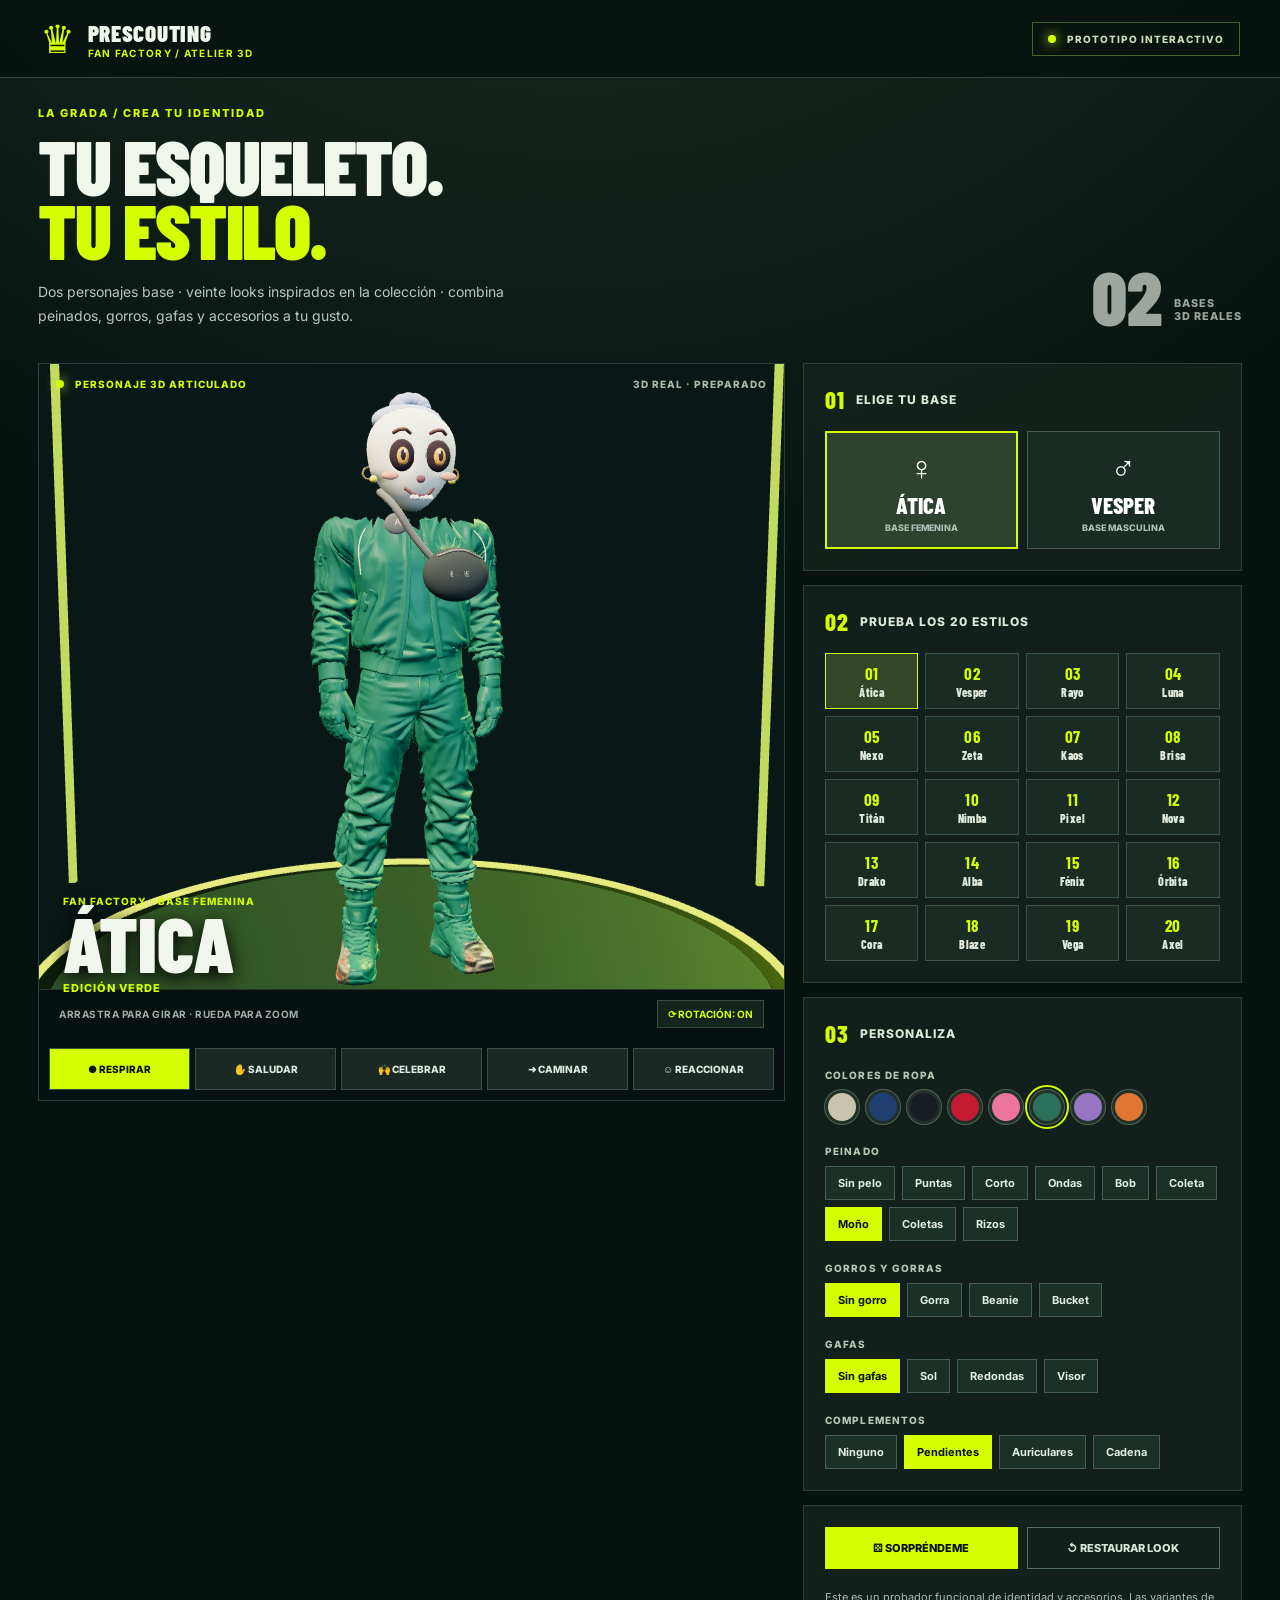
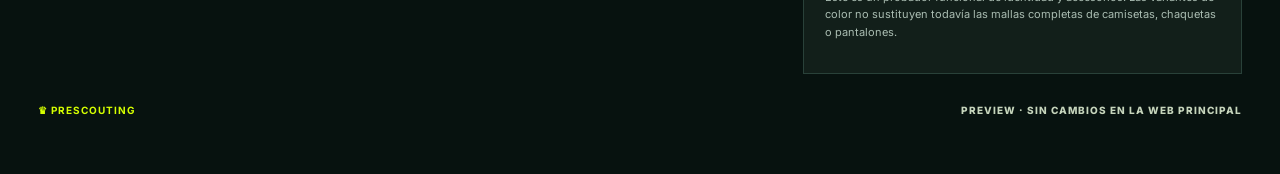
<file: customizador/index.html>
<!doctype html>
<html lang="es"><head><meta charset="UTF-8"><meta name="viewport" content="width=device-width,initial-scale=1.0,viewport-fit=cover"><title>PRESCOUTING | FAN FACTORY — Personaliza tu fan</title>
<link rel="preconnect" href="https://fonts.googleapis.com"><link rel="preconnect" href="https://fonts.gstatic.com" crossorigin><link href="https://fonts.googleapis.com/css2?family=Barlow+Condensed:wght@500;600;700;800;900&family=Inter:wght@400;500;600;700;800&display=swap" rel="stylesheet">
<link rel="stylesheet" href="./studio.css"></head><body>
<header><div class="brand"><span class="emblem">♛</span><div><strong>PRESCOUTING</strong><small>FAN FACTORY / ATELIER 3D</small></div></div><span class="status"><i></i> PROTOTIPO INTERACTIVO</span></header>
<main><section class="intro"><div><div class="eyebrow">LA GRADA / CREA TU IDENTIDAD</div><h1>TU ESQUELETO.<br><em>TU ESTILO.</em></h1><p>Dos personajes base · veinte looks inspirados en la colección · combina peinados, gorros, gafas y accesorios a tu gusto.</p></div><div class="counter"><span>02</span><small>BASES<br>3D REALES</small></div></section>
<div class="layout"><section class="stage"><div class="stagebar"><span><i class="live"></i> PERSONAJE 3D ARTICULADO</span><span id="loading">CARGANDO ÁTICA…</span></div><canvas id="canvas"></canvas>
<div class="characterStamp"><span id="stampNum">PERSONAJE 01 / 02</span><strong id="stampName">ÁTICA</strong><small id="stampLook">EDICIÓN MARFIL</small></div>
<div class="stageHints"><span>ARRASTRA PARA GIRAR · RUEDA PARA ZOOM</span><button id="spin" type="button">⟳ ROTACIÓN: ON</button></div>
<div class="actions"><button data-action="Idle" class="on">● RESPIRAR</button><button data-action="Wave">✋ SALUDAR</button><button data-action="Cheer">🙌 CELEBRAR</button><button data-action="Walk">➜ CAMINAR</button><button data-action="Laugh">☺ REACCIONAR</button></div>
</section><aside class="side"><div class="panel"><div class="sectionhead"><b>01</b><span>ELIGE TU BASE</span></div><div class="bases"><button type="button" data-base="atica" class="selected"><span>♀</span><strong>ÁTICA</strong><small>BASE FEMENINA</small></button><button type="button" data-base="vesper"><span>♂</span><strong>VESPER</strong><small>BASE MASCULINA</small></button></div></div>
<div class="panel"><div class="sectionhead"><b>02</b><span>PRUEBA LOS 20 ESTILOS</span></div><div id="presets" class="presets"></div></div>
<div class="panel"><div class="sectionhead"><b>03</b><span>PERSONALIZA</span></div>
<label for="outfit">COLORES DE ROPA</label><div class="swatches" id="outfits"></div>
<label for="hair">PEINADO</label><div id="hairs" class="options"></div>
<label for="hat">GORROS Y GORRAS</label><div id="hats" class="options"></div>
<label for="eyewear">GAFAS</label><div id="eyewear" class="options"></div>
<label for="accessory">COMPLEMENTOS</label><div id="accessories" class="options"></div></div>
<div class="panel footer-panel"><button type="button" id="random">⚄ SORPRÉNDEME</button><button type="button" id="reset">↺ RESTAURAR LOOK</button><p>Este es un probador funcional de identidad y accesorios. Las variantes de color no sustituyen todavía las mallas completas de camisetas, chaquetas o pantalones.</p></div></aside></div>
<footer><strong>♛ PRESCOUTING</strong><span>PREVIEW · SIN CAMBIOS EN LA WEB PRINCIPAL</span></footer></main><script type="module" src="./studio.js"></script></body></html>
</file>
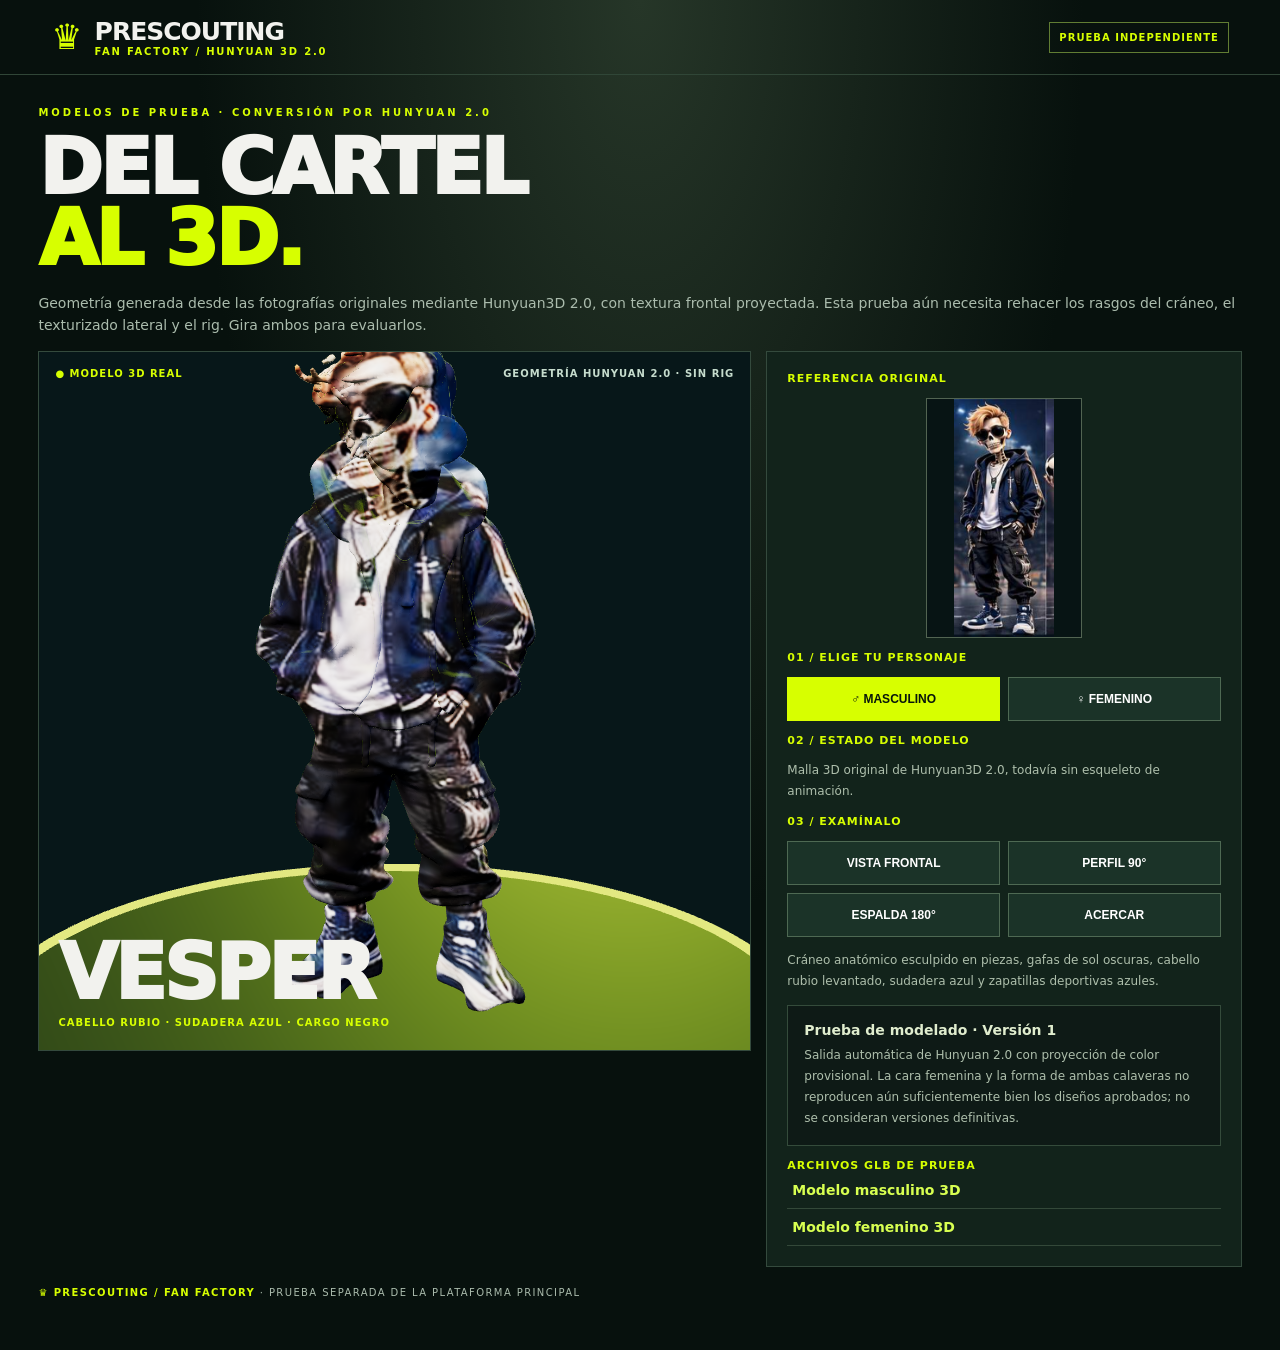
<file: maestros/index.html>
<!doctype html><html lang="es"><head><meta charset="UTF-8"><meta name="viewport" content="width=device-width,initial-scale=1,viewport-fit=cover"><title>PRESCOUTING · Dos personajes originales</title>
<style>:root{--bg:#07100e;--line:#344a3d;--acid:#d7ff00;--txt:#f2f2ee}*{box-sizing:border-box}body{margin:0;background:radial-gradient(ellipse at 50% 0,#263628 0,transparent 49%),#07110d;color:var(--txt);font:14px system-ui,sans-serif}header{padding:17px 4%;border-bottom:1px solid #304637;display:flex;align-items:center;justify-content:space-between}header strong{font-size:25px;letter-spacing:-1px;font-weight:900}header small{display:block;color:var(--acid);letter-spacing:1.8px;font-size:10px;font-weight:800}.brand{display:flex;gap:12px;align-items:center}.mark{font-size:35px;color:var(--acid)}.tag{border:1px solid #617d33;color:var(--acid);font-size:10px;letter-spacing:1px;font-weight:800;padding:9px}main{max-width:1400px;padding:32px 3%;margin:auto}.eyebrow{color:var(--acid);font-size:10px;letter-spacing:3px;font-weight:900}h1{font-size:clamp(44px,6vw,84px);line-height:.93;margin:14px 0 17px;font-weight:1000;letter-spacing:-3px}h1 em{color:var(--acid);font-style:normal}p{line-height:1.6;color:#abbcad}section.layout{display:grid;grid-template-columns:minmax(0,1.2fr) minmax(310px,.8fr);gap:15px}.stage{height:700px;background:#081414;position:relative;border:1px solid var(--line);overflow:hidden}canvas{width:100%;height:100%;display:block;touch-action:none}.top{position:absolute;top:0;left:0;right:0;z-index:2;display:flex;justify-content:space-between;padding:16px;font-size:10px;font-weight:800;letter-spacing:1px;color:var(--acid)}.top span:last-child{color:#c6dccd}.footerstage{position:absolute;bottom:22px;left:19px;right:19px;pointer-events:none}.footerstage strong{display:block;font-size:clamp(40px,7vw,76px);font-weight:1000;letter-spacing:-3px}.footerstage span{display:block;font-size:10px;letter-spacing:1px;color:var(--acid);font-weight:900}.ctrl{border:1px solid var(--line);background:#12231b;padding:20px;display:flex;flex-direction:column;gap:13px}.label{font-size:11px;letter-spacing:1px;font-weight:900;color:var(--acid)}button{cursor:pointer;background:#1b3328;border:1px solid #4e6953;padding:14px 10px;color:white;font-size:12px;font-weight:800}button.on,button:hover{background:var(--acid);color:#08160b;border-color:var(--acid)}.two,.motions,.camera{display:grid;grid-template-columns:repeat(2,1fr);gap:8px}.motions{grid-template-columns:repeat(3,1fr)}.motions button{font-size:11px}.muted{font-size:12px;color:#aebfac;line-height:1.75}.quality{padding:16px;background:#0e1a16;border:1px solid #344b3b}.quality strong{display:block;margin-bottom:7px;color:#e0edce}.download a{display:block;color:#d8ff51;padding:10px 5px;text-decoration:none;border-bottom:1px solid #334839;font-weight:700}footer{padding:20px 0;font-size:10px;letter-spacing:1.4px;color:#aabbac}footer strong{color:var(--acid)}@media(max-width:820px){section.layout{grid-template-columns:1fr}.stage{height:550px}main{padding:25px 12px}.ctrl{padding:14px}.two{grid-template-columns:repeat(2,1fr)}.motions{grid-template-columns:repeat(3,1fr)}h1{letter-spacing:-1px}}@media(max-width:490px){.stage{height:490px}.tag{display:none}header strong{font-size:20px}}</style></head>
<body><header><div class="brand"><span class="mark">♛</span><div><strong>PRESCOUTING</strong><small>FAN FACTORY / HUNYUAN 3D 2.0</small></div></div><div class="tag">PRUEBA INDEPENDIENTE</div></header>
<main><div class="eyebrow">MODELOS DE PRUEBA · CONVERSIÓN POR HUNYUAN 2.0</div><h1>DEL CARTEL<br><em>AL 3D.</em></h1><p>Geometría generada desde las fotografías originales mediante Hunyuan3D 2.0, con textura frontal proyectada. Esta prueba aún necesita rehacer los rasgos del cráneo, el texturizado lateral y el rig. Gira ambos para evaluarlos.</p>
<section class="layout"><div class="stage"><div class="top"><span>● MODELO 3D REAL</span><span id="status">CARGANDO…</span></div><canvas id="render"></canvas><div class="footerstage"><strong id="hero">ESQUELETO</strong><span id="subtitle">RECONSTRUCCIÓN AUTOMÁTICA · VISTA 360°</span></div></div>
<aside class="ctrl"><div class="label">REFERENCIA ORIGINAL</div><img id="reference-image" src="./ref_male.png" alt="Diseño aprobado" style="width:156px;max-height:240px;object-fit:contain;align-self:center;border:1px solid #526452;background:#071414"><div class="label">01 / ELIGE TU PERSONAJE</div><div class="two"><button class="on" data-model="male">♂ MASCULINO</button><button data-model="female">♀ FEMENINO</button></div><div class="label">02 / ESTADO DEL MODELO</div><div class="muted">Malla 3D original de Hunyuan3D 2.0, todavía sin esqueleto de animación.</div><div class="label">03 / EXAMÍNALO</div><div class="camera"><button id="front">VISTA FRONTAL</button><button id="side">PERFIL 90°</button><button id="back">ESPALDA 180°</button><button id="zoom">ACERCAR</button></div><div class="muted" id="desc">Craneo y vestuario específicos del personaje.</div><div class="quality"><strong>Prueba de modelado · Versión 1</strong><div class="muted">Salida automática de Hunyuan 2.0 con proyección de color provisional. La cara femenina y la forma de ambas calaveras no reproducen aún suficientemente bien los diseños aprobados; no se consideran versiones definitivas.</div></div><div class="download"><div class="label">ARCHIVOS GLB DE PRUEBA</div><a href="./male-hunyuan2-projected.glb" download>Modelo masculino 3D</a><a href="./female-hunyuan2-projected.glb" download>Modelo femenino 3D</a></div></aside></section>
<footer><strong>♛ PRESCOUTING / FAN FACTORY</strong> · PRUEBA SEPARADA DE LA PLATAFORMA PRINCIPAL</footer></main><script type="module" src="./viewer.js"></script></body></html>
</file>
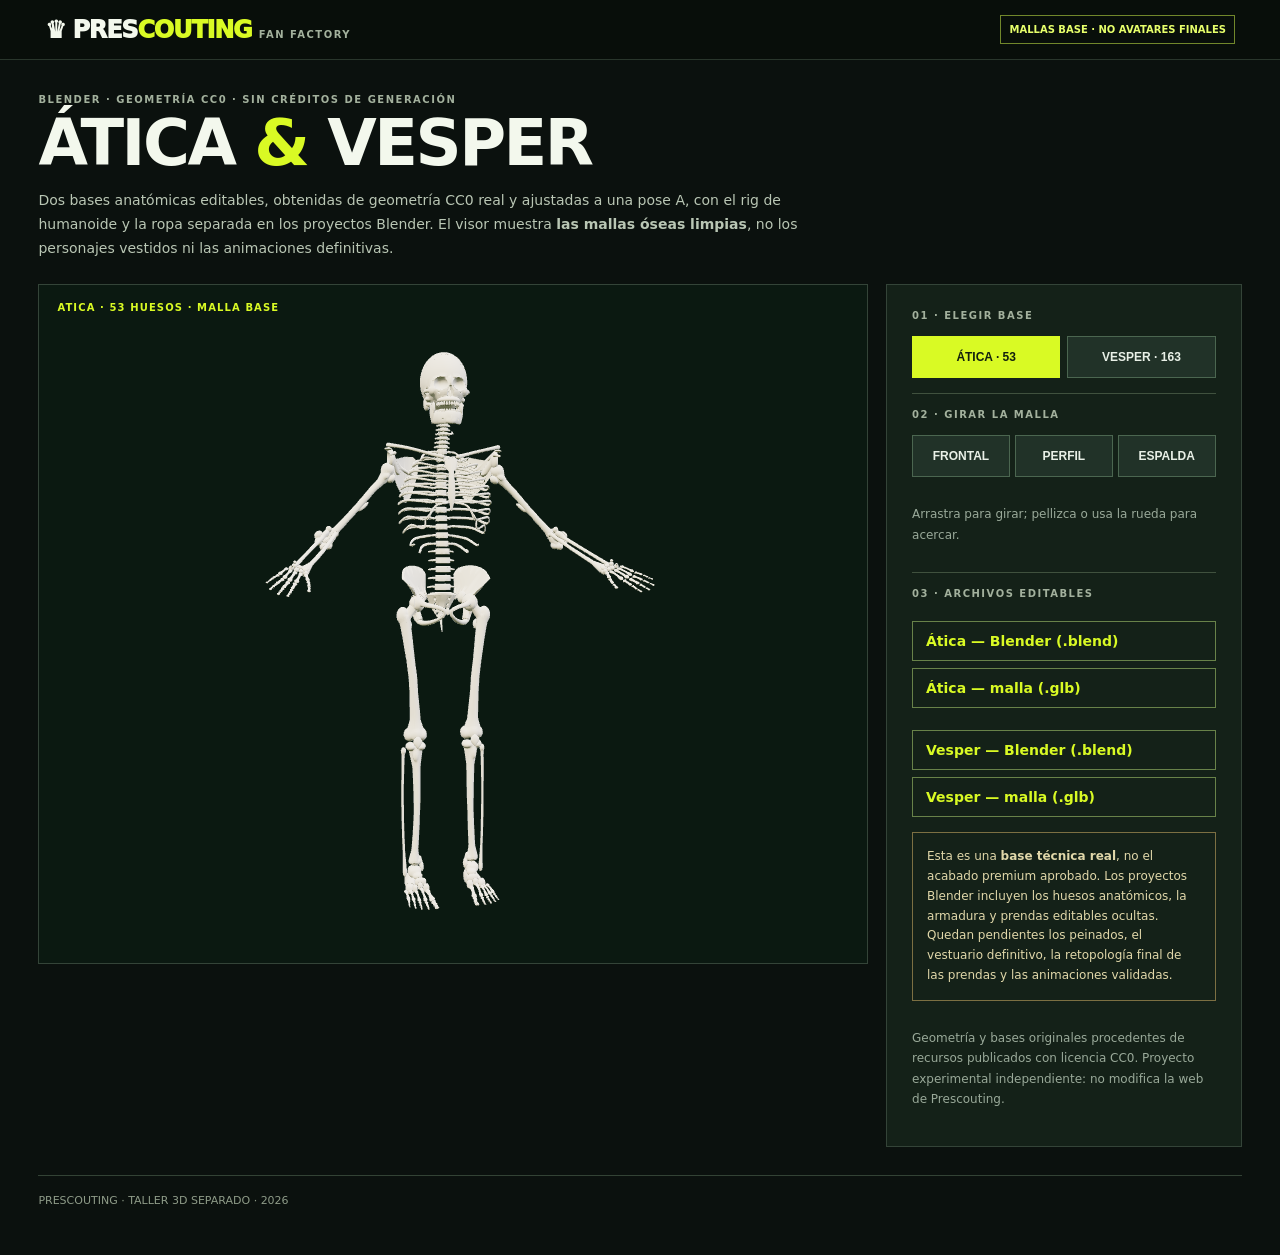
<file: mallas-cc0/index.html>
<!doctype html><html lang="es"><head><meta charset="utf-8"><meta name="viewport" content="width=device-width, initial-scale=1"/><title>PRESCOUTING · Bases de malla CC0</title><style>
*{box-sizing:border-box}body{margin:0;background:#0b110e;color:#f3f8ed;font:14px system-ui,-apple-system,sans-serif}header{display:flex;justify-content:space-between;align-items:center;gap:16px;padding:15px clamp(15px,4vw,45px);border-bottom:1px solid #29362c;background:#080e0a}.brand{font-size:24px;font-weight:950;letter-spacing:-1.2px}.brand span,.lime{color:#d9fa24}small{font-size:10px;letter-spacing:1.5px;color:#a3b19d;font-weight:750}.tag{border:1px solid #71872b;color:#e7ff6b;padding:8px;font-size:10px;font-weight:800;text-align:center}main{max-width:1350px;margin:auto;padding:30px clamp(14px,3vw,42px)}h1{font-size:clamp(35px,5vw,64px);letter-spacing:-2.5px;margin:5px 0 12px;line-height:1}p{line-height:1.7;color:#b9c6b4}.top{max-width:820px}.grid{display:grid;grid-template-columns:minmax(0,1.4fr) minmax(270px,.6fr);gap:18px;margin-top:24px}.viewport{height:680px;background:radial-gradient(ellipse at 50% 45%,#27362b 0,#101e17 51%,#0c1611 100%);border:1px solid #344438;position:relative}.viewport canvas{display:block;width:100%;height:100%;touch-action:none}.viewport .vstatus{position:absolute;top:17px;left:18px;color:#d9fa24;letter-spacing:1.1px;font-size:10px;font-weight:850;pointer-events:none}.panel{background:#142118;border:1px solid #344438;padding:25px;display:grid;gap:15px;align-content:start}button{cursor:pointer;padding:13px;color:#e9f0e7;border:1px solid #4b6650;background:#213228;font-weight:850;font-size:12px}button.active,button:hover{background:#d9fa24;color:#13210e;border-color:#d9fa24}.select{display:grid;grid-template-columns:1fr 1fr;gap:7px}.cameras{display:grid;grid-template-columns:1fr 1fr 1fr;gap:5px}.caption{font-size:12px;color:#99a999}.line{border-top:1px solid #40513e;padding-top:15px}.dl{border:1px solid #688249;padding:11px 13px;color:#d9fa24;display:block;text-decoration:none;margin-top:7px;font-weight:800}.dl:hover{background:#243d24}.warning{border:1px solid #7c6f42;padding:14px;color:#e0d7a9;line-height:1.65;font-size:12px}footer{padding:18px 0;margin-top:28px;color:#8e9b88;border-top:1px solid #334335;font-size:11px} @media(max-width:850px){.grid{grid-template-columns:1fr}.viewport{height:520px}.panel{padding:16px}} @media(max-width:490px){header small{display:none}.viewport{height:470px}}
</style></head><body><header><div class="brand">♛ PRES<span>COUTING</span> <small>FAN FACTORY</small></div><div class="tag">MALLAS BASE · NO AVATARES FINALES</div></header><main><div class="top"><small>BLENDER · GEOMETRÍA CC0 · SIN CRÉDITOS DE GENERACIÓN</small><h1>ÁTICA <span class="lime">&</span> VESPER</h1><p>Dos bases anatómicas editables, obtenidas de geometría CC0 real y ajustadas a una pose A, con el rig de humanoide y la ropa separada en los proyectos Blender. El visor muestra <b>las mallas óseas limpias</b>, no los personajes vestidos ni las animaciones definitivas.</p></div><div class="grid"><div class="viewport"><div id="state" class="vstatus">CARGANDO MALLA…</div><canvas id="viewer"></canvas></div><section class="panel"><small>01 · ELEGIR BASE</small><div class="select"><button id="atica" class="active">ÁTICA · 53</button><button id="vesper">VESPER · 163</button></div><small class="line">02 · GIRAR LA MALLA</small><div class="cameras"><button id="front">FRONTAL</button><button id="side">PERFIL</button><button id="back">ESPALDA</button></div><p class="caption">Arrastra para girar; pellizca o usa la rueda para acercar.</p><small class="line">03 · ARCHIVOS EDITABLES</small><div><a class="dl" href="https://github.com/Prescouting/prescouting-fan-factory-3d/releases/download/cc0-mallas-20261026/atica-base-limpia.blend" download>Ática — Blender (.blend)</a><a class="dl" href="./atica-base-limpia.glb" download>Ática — malla (.glb)</a></div><div><a class="dl" href="https://github.com/Prescouting/prescouting-fan-factory-3d/releases/download/cc0-mallas-20261026/vesper-base-limpia.blend" download>Vesper — Blender (.blend)</a><a class="dl" href="./vesper-base-limpia.glb" download>Vesper — malla (.glb)</a></div><div class="warning">Esta es una <b>base técnica real</b>, no el acabado premium aprobado. Los proyectos Blender incluyen los huesos anatómicos, la armadura y prendas editables ocultas. Quedan pendientes los peinados, el vestuario definitivo, la retopología final de las prendas y las animaciones validadas.</div><p class="caption">Geometría y bases originales procedentes de recursos publicados con licencia CC0. Proyecto experimental independiente: no modifica la web de Prescouting.</p></section></div><footer>PRESCOUTING · TALLER 3D SEPARADO · 2026</footer></main><script type="module" src="./viewer.js"></script></body></html>
</file>
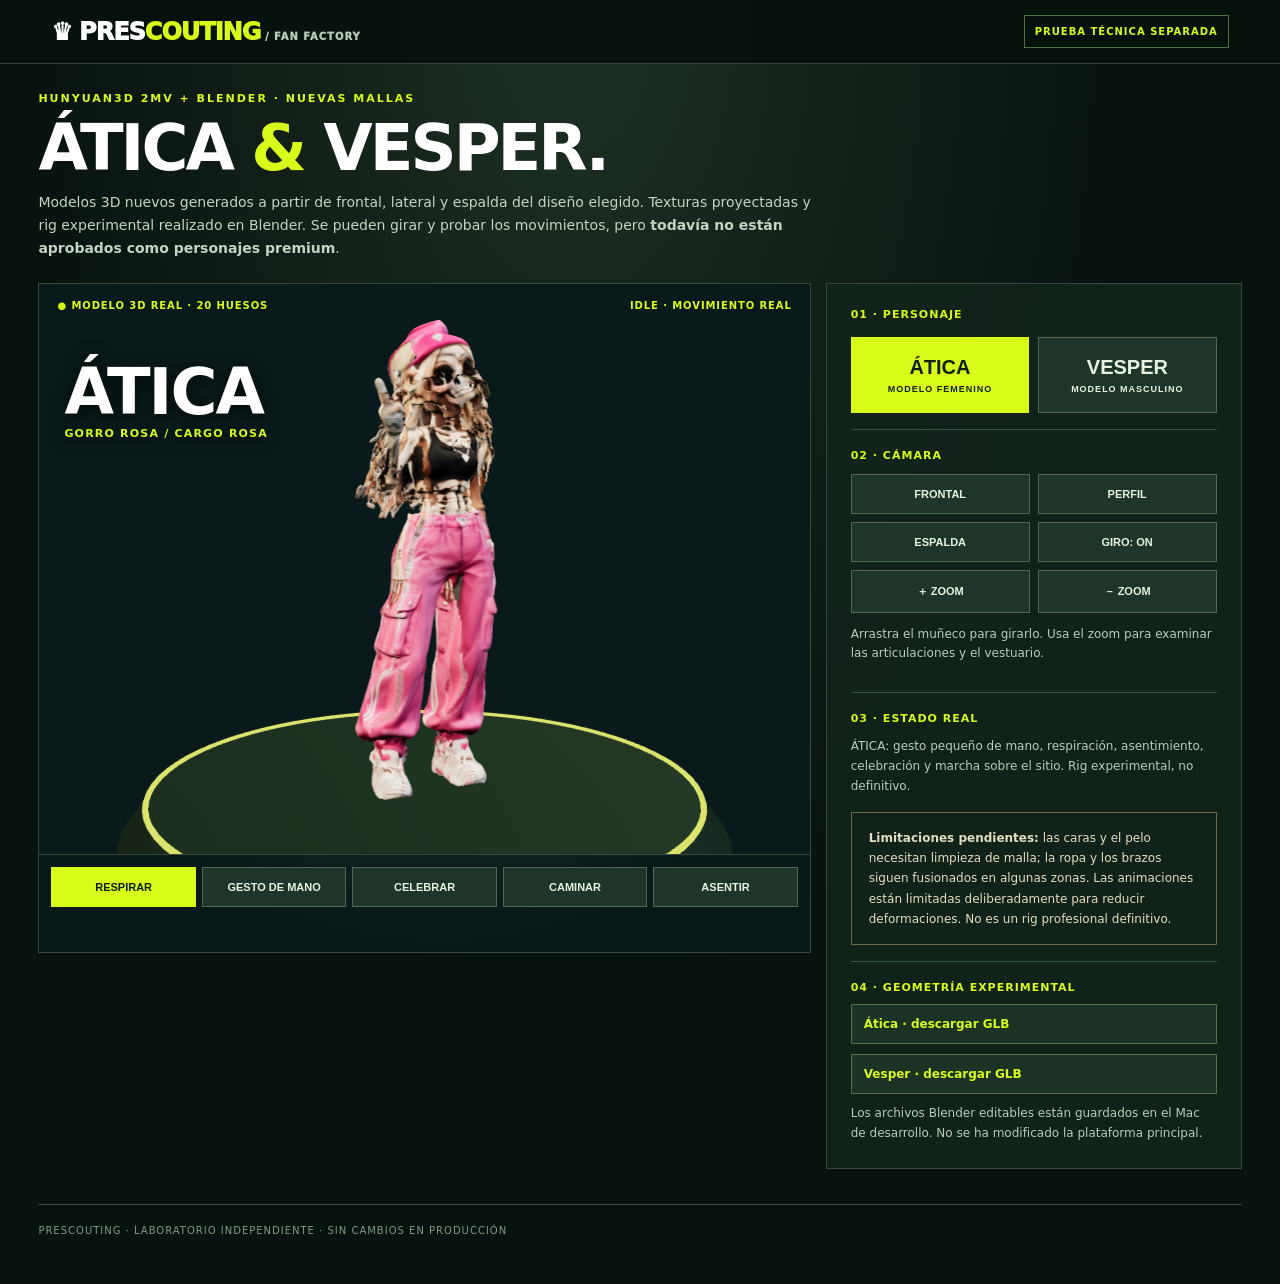
<file: mv-lab/index.html>
<!doctype html><html lang="es"><head><meta charset="utf-8"><meta name="viewport" content="width=device-width,initial-scale=1"><meta name="theme-color" content="#07140e"><title>ÁTICA & VESPER · Taller 3D · Prescouting</title><style>
:root{--y:#d9fb19;--line:#36493c;--sub:#b9c9b7;--bg:#08130f}*{box-sizing:border-box}body{margin:0;background:radial-gradient(ellipse at 45% 0,#1e3023,#08130f 55%);color:white;font:14px system-ui,-apple-system,sans-serif}header{border-bottom:1px solid #314436;padding:15px clamp(15px,4vw,60px);display:flex;justify-content:space-between;align-items:center;gap:10px;background:#07110ce8}.brand{font-size:24px;font-weight:950;letter-spacing:-1px}.brand em{font-style:normal;color:var(--y)}small{font-size:10px;letter-spacing:1px;color:var(--sub)}.tag{border:1px solid #54703b;padding:10px;color:var(--y);font-size:10px;font-weight:800;letter-spacing:1px}main{max-width:1500px;margin:auto;padding:28px clamp(10px,3vw,48px)}.eyebrow{font-size:11px;letter-spacing:2px;color:var(--y);font-weight:800}h1{font-size:clamp(42px,5vw,72px);letter-spacing:-3px;line-height:.91;margin:14px 0}h1 span{color:var(--y)}.intro p{color:#c5d4c2;line-height:1.65;max-width:780px}.layout{display:grid;grid-template-columns:minmax(0,1.3fr) minmax(310px,.7fr);gap:15px;margin-top:22px;align-items:start}.stage{border:1px solid var(--line);background:radial-gradient(ellipse at 52% 36%,#273a31,#091919 70%);position:relative;min-height:670px}.stage canvas{display:block;width:100%;height:570px;touch-action:none}.stage-top{position:absolute;top:16px;left:18px;right:18px;display:flex;justify-content:space-between;gap:8px;font-weight:800;font-size:10px;letter-spacing:.9px;color:var(--y);pointer-events:none}.name{position:absolute;top:76px;left:25px;pointer-events:none;text-shadow:0 2px 15px #0009}.name strong{font-size:clamp(45px,5vw,70px);line-height:1;display:block;letter-spacing:-2px}.name span{color:var(--y);font-weight:800;font-size:11px;letter-spacing:1.2px}.actions{display:flex;flex-wrap:wrap;gap:6px;border-top:1px solid var(--line);padding:12px}.actions button{flex:1 0 100px}button{cursor:pointer;background:#203529;border:1px solid #536753;color:#e7f2e0;padding:13px 12px;font-size:11px;font-weight:800;transition:background .1s}button:hover,button.selected{background:var(--y);color:#102010;border-color:var(--y)}button:disabled{opacity:.5;cursor:not-allowed}.side{background:#13241bdc;border:1px solid var(--line);padding:24px;display:grid;gap:16px}.section-title{font-size:11px;letter-spacing:1px;font-weight:850;color:var(--y)}.bases{display:grid;grid-template-columns:1fr 1fr;gap:9px}.bases button{font-size:20px;padding:18px 10px}.bases button small{display:block;font-size:9px;margin-top:5px;color:inherit}.cam{display:grid;grid-template-columns:1fr 1fr;gap:8px}.panel{border-top:1px solid #385344;padding-top:19px}.panel p,.note{color:#baccb9;font-size:12px;line-height:1.65}.note{font-size:12px}.note b{color:#f0ffd6}a{color:var(--y);font-weight:800}.download{display:grid;gap:10px}.download a{display:block;border:1px solid #567044;padding:12px;text-decoration:none;background:#1b3224;font-size:12px}.status{font-size:11px;font-weight:750;color:#b1c6b1}.warning{margin-top:15px;padding:15px 17px;border:1px solid #6e6744;color:#e2dec0;font-size:12px;line-height:1.7}footer{margin-top:35px;padding:20px 0;border-top:1px solid #39483c;color:#829982;font-size:10px;letter-spacing:1px}@media(max-width:900px){.layout{grid-template-columns:1fr}.stage{min-height:580px}.stage canvas{height:490px}}@media(max-width:520px){header .tag{display:none}.stage canvas{height:500px}.stage{min-height:590px}.name{top:58px}.actions button{flex-basis:80px;padding:10px 3px;font-size:9px}.side{padding:16px}.tag{display:none}} 
</style></head><body><header><div class="brand">♛ PRES<em>COUTING</em><small> / FAN FACTORY</small></div><div class="tag">PRUEBA TÉCNICA SEPARADA</div></header><main><div class="intro"><div class="eyebrow">HUNYUAN3D 2MV + BLENDER · NUEVAS MALLAS</div><h1>ÁTICA <span>&</span> VESPER.</h1><p>Modelos 3D nuevos generados a partir de frontal, lateral y espalda del diseño elegido. Texturas proyectadas y rig experimental realizado en Blender. Se pueden girar y probar los movimientos, pero <b>todavía no están aprobados como personajes premium</b>.</p></div>
<div class="layout"><section class="stage"><div class="stage-top"><span>● MODELO 3D REAL · 20 HUESOS</span><span id="status">CARGANDO...</span></div><canvas id="viewport"></canvas><div class="name"><strong id="hero">ÁTICA</strong><span id="outfit">CARGO ROSA / ESTILO URBANO</span></div><div class="actions" id="actions"></div></section>
<aside class="side"><div class="section-title">01 · PERSONAJE</div><div class="bases"><button id="choose-female" class="selected">ÁTICA <small>MODELO FEMENINO</small></button><button id="choose-male">VESPER <small>MODELO MASCULINO</small></button></div><div class="panel"><div class="section-title">02 · CÁMARA</div><div class="cam" style="margin-top:12px"><button id="front">FRONTAL</button><button id="profile">PERFIL</button><button id="back">ESPALDA</button><button id="spin">GIRO: ON</button><button id="zin">＋ ZOOM</button><button id="zout">－ ZOOM</button></div><p>Arrastra el muñeco para girarlo. Usa el zoom para examinar las articulaciones y el vestuario.</p></div><div class="panel"><div class="section-title">03 · ESTADO REAL</div><p id="info">Ática: cinco clips de prueba, incluyendo un gesto con el brazo y una marcha sobre el sitio.</p><div class="warning"><b>Limitaciones pendientes:</b> las caras y el pelo necesitan limpieza de malla; la ropa y los brazos siguen fusionados en algunas zonas. Las animaciones están limitadas deliberadamente para reducir deformaciones. No es un rig profesional definitivo.</div></div><div class="panel download"><div class="section-title">04 · GEOMETRÍA EXPERIMENTAL</div><a href="./atica.glb" download>Ática · descargar GLB</a><a href="./vesper.glb" download>Vesper · descargar GLB</a><div class="note">Los archivos Blender editables están guardados en el Mac de desarrollo. No se ha modificado la plataforma principal.</div></div></aside></div><footer>PRESCOUTING · LABORATORIO INDEPENDIENTE · SIN CAMBIOS EN PRODUCCIÓN</footer></main><script type="module" src="./visor.js"></script></body></html>
</file>
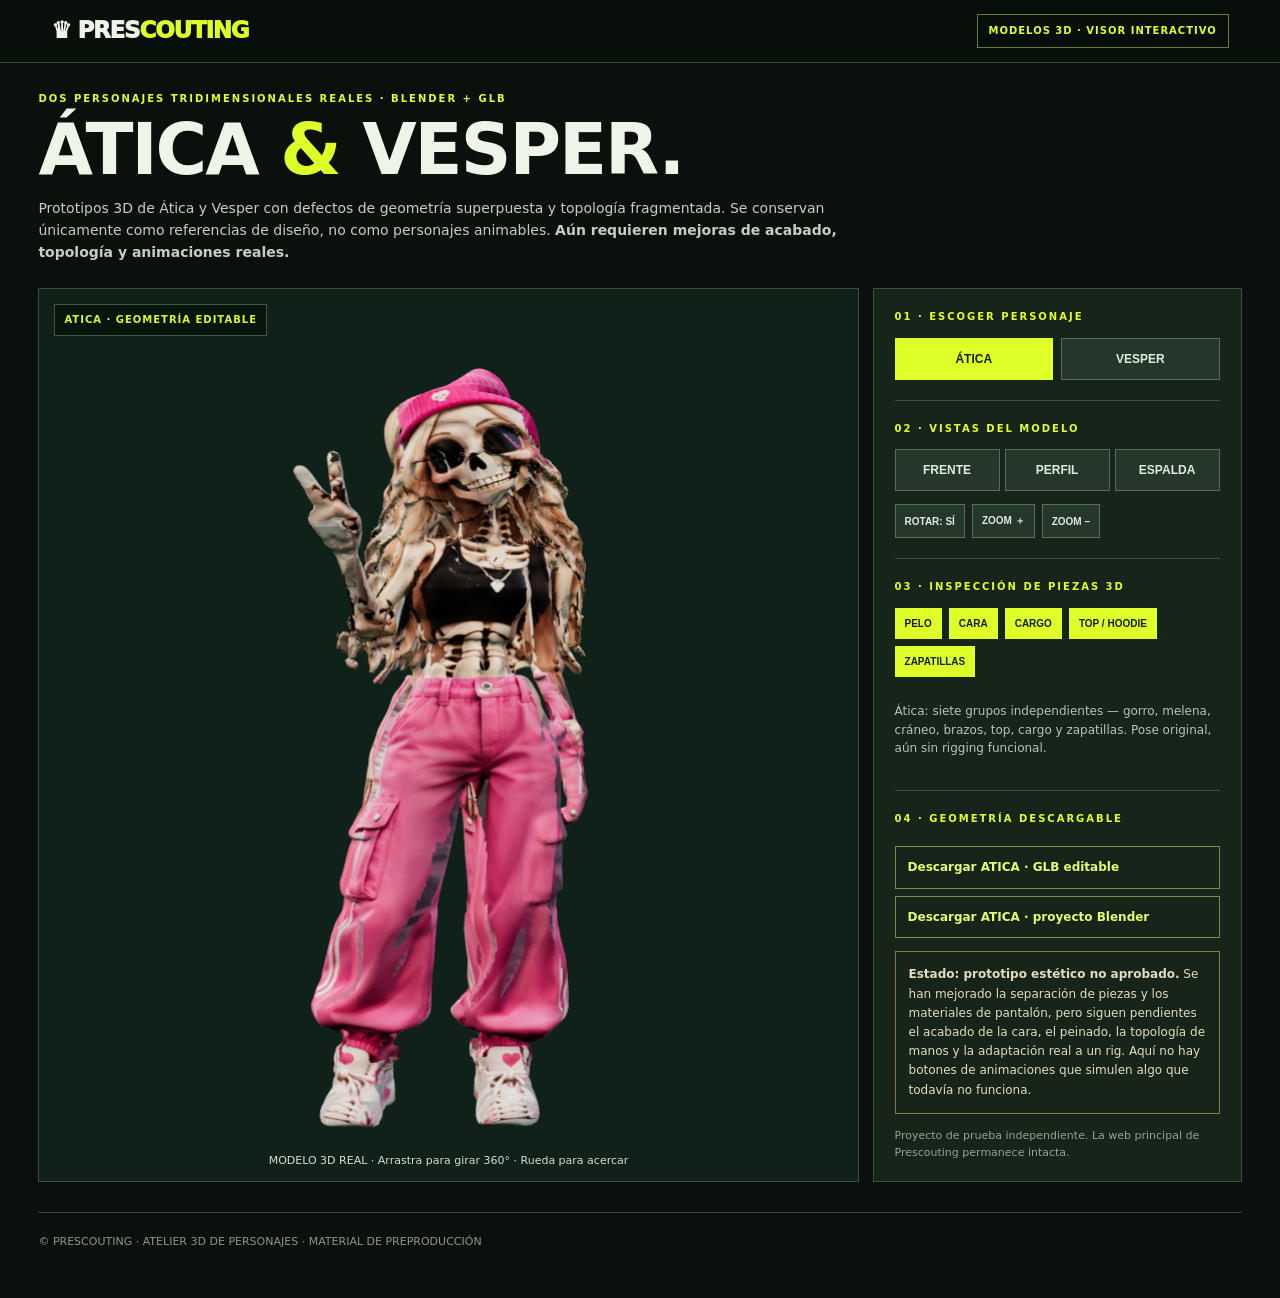
<file: style-rebuild/models-3d/index.html>
<!doctype html><html lang="es"><head><meta charset="utf-8"><meta name="viewport" content="width=device-width, initial-scale=1"/><title>Ática & Vesper · Prescouting Design Atelier</title><style>
*{box-sizing:border-box}body{margin:0;background:#0b100d;color:#edf5e8;font:14px/1.55 system-ui,-apple-system,sans-serif}header{background:#080e09;border-bottom:1px solid #314a36;padding:13px clamp(15px,4vw,58px);display:flex;align-items:center;justify-content:space-between;gap:15px}.brand{font-size:23px;font-weight:950;letter-spacing:-1.2px}.brand span,.lime{color:#dfff29}.tag{color:#dfff29;border:1px solid #647c43;padding:8px 11px;font-weight:800;letter-spacing:1px;font-size:10px;text-align:center}main{max-width:1440px;margin:auto;padding:28px clamp(12px,3vw,42px)}h1{font-size:clamp(38px,5.5vw,72px);letter-spacing:-2px;line-height:.97;margin:10px 0}p{color:#c2d0c2}.intro{max-width:810px}.split{display:grid;grid-template-columns:minmax(0,2fr) minmax(280px,.9fr);gap:14px;margin-top:25px}.vs{display:grid;grid-template-columns:1fr;min-height:650px;gap:3px}.reference{position:relative;overflow:hidden;border:1px solid #3b4d3d;background:#1e2d25}.reference img{width:100%;height:100%;object-fit:contain;object-position:center;background:#25252c}.stage{position:relative;background:radial-gradient(ellipse at 50% 40%,#34493b,#10211a 54%,#0a1511);border:1px solid #3b4d3d;min-width:0}.stage canvas{display:block;width:100%;height:100%;touch-action:none}.corner{position:absolute;top:15px;left:15px;background:#07130acd;border:1px solid #435742;color:#d8f827;padding:7px 9px;font-size:10px;font-weight:850;letter-spacing:1px}.captionbar{position:absolute;bottom:12px;left:12px;right:12px;color:#d5decf;text-align:center;font-size:11px;pointer-events:none}.side{padding:20px 21px;border:1px solid #3a503e;background:#16241a;display:flex;flex-direction:column;gap:13px}.eyebrow{font-size:10px;font-weight:850;color:#dfff29;letter-spacing:2px}.buttons{display:grid;grid-template-columns:1fr 1fr;gap:8px}button{cursor:pointer;color:#e1ecdc;border:1px solid #557059;background:#24372a;font-size:12px;font-weight:850;padding:13px 9px}button.active,button:hover{background:#dfff29;color:#13200f;border-color:#dfff29}.angles{display:grid;grid-template-columns:repeat(3,1fr);gap:5px}.divider{border-top:1px solid #3a533e;margin:7px 0}.controls{display:flex;flex-wrap:wrap;gap:7px}.controls button{padding:9px;font-size:10px}.small{font-size:12px;color:#b3c6b4}.download a{display:block;padding:11px 12px;border:1px solid #748e45;color:#e2ff6f;text-decoration:none;font-size:12px;font-weight:800;margin-top:7px}.download a:hover{background:#29422d}.warning{border:1px solid #857a45;padding:13px;color:#e1ddbd;font-size:12px;line-height:1.6}.independent{font-size:11px;color:#90a691}footer{margin-top:30px;border-top:1px solid #3a483b;padding:20px 0;color:#879985;font-size:11px} @media(max-width:1150px){.split{grid-template-columns:1fr}.vs{height:690px}}@media(max-width:700px){.vs{grid-template-columns:1fr;height:520px;min-height:520px}.side{padding:15px}.corner{font-size:8px;top:8px;left:6px;padding:5px}header .tag{display:none}}@media(max-width:450px){.vs{grid-template-columns:1fr;height:475px;min-height:475px}.small{font-size:11px}.captionbar{font-size:10px}}
</style></head><body><header><div class="brand">♛ PRES<span>COUTING</span></div><div class="tag">MODELOS 3D · VISOR INTERACTIVO</div></header><main><div class="intro"><div class="eyebrow">DOS PERSONAJES TRIDIMENSIONALES REALES · BLENDER + GLB</div><h1>ÁTICA <span class="lime">&</span> VESPER.</h1><p>Prototipos 3D de Ática y Vesper con defectos de geometría superpuesta y topología fragmentada. Se conservan únicamente como referencias de diseño, no como personajes animables. <strong>Aún requieren mejoras de acabado, topología y animaciones reales.</strong></p></div>
<div class="split"><div class="vs"><div class="reference" style="display:none"><img id="reference" alt="" /></div><div class="stage"><span class="corner" id="loading">ÁTICA · CARGANDO 3D</span><canvas id="c"></canvas><div class="captionbar">MODELO 3D REAL · Arrastra para girar 360° · Rueda para acercar</div></div></div>
<section class="side"><div class="eyebrow">01 · ESCOGER PERSONAJE</div><div class="buttons"><button id="choose-atica" class="active">ÁTICA</button><button id="choose-vesper">VESPER</button></div><div class="divider"></div><div class="eyebrow">02 · VISTAS DEL MODELO</div><div class="angles"><button id="front">FRENTE</button><button id="side">PERFIL</button><button id="back">ESPALDA</button></div><div class="controls"><button id="spin">ROTAR: SÍ</button><button id="zin">ZOOM ＋</button><button id="zout">ZOOM −</button></div><div class="divider"></div><div class="eyebrow">03 · INSPECCIÓN DE PIEZAS 3D</div><div class="controls" id="parts"><button data-part="HAIR">PELO</button><button data-part="FACE">CARA</button><button data-part="PANTS">CARGO</button><button data-part="UPPER">TOP / HOODIE</button><button data-part="SHOES">ZAPATILLAS</button></div><p class="small" id="details">Ática: siete grupos de geometría diferenciados y materiales textiles. Se ha conservado la pose de la referencia; requiere retopología y rigging final.</p><div class="divider"></div><div class="eyebrow">04 · GEOMETRÍA DESCARGABLE</div><div class="download"><a href="./atica.glb" id="dlglb">Descargar Ática · GLB editable</a><a href="#" id="dlblend">Descargar Ática · archivo Blender</a></div><div class="warning"><strong>Estado: prototipo estético no aprobado.</strong> Se han mejorado la separación de piezas y los materiales de pantalón, pero siguen pendientes el acabado de la cara, el peinado, la topología de manos y la adaptación real a un rig. Aquí no hay botones de animaciones que simulen algo que todavía no funciona.</div><div class="independent">Proyecto de prueba independiente. La web principal de Prescouting permanece intacta.</div></section></div>
<footer>© PRESCOUTING · ATELIER 3D DE PERSONAJES · MATERIAL DE PREPRODUCCIÓN</footer></main><script type="module" src="./viewer.js"></script></body></html>
</file>
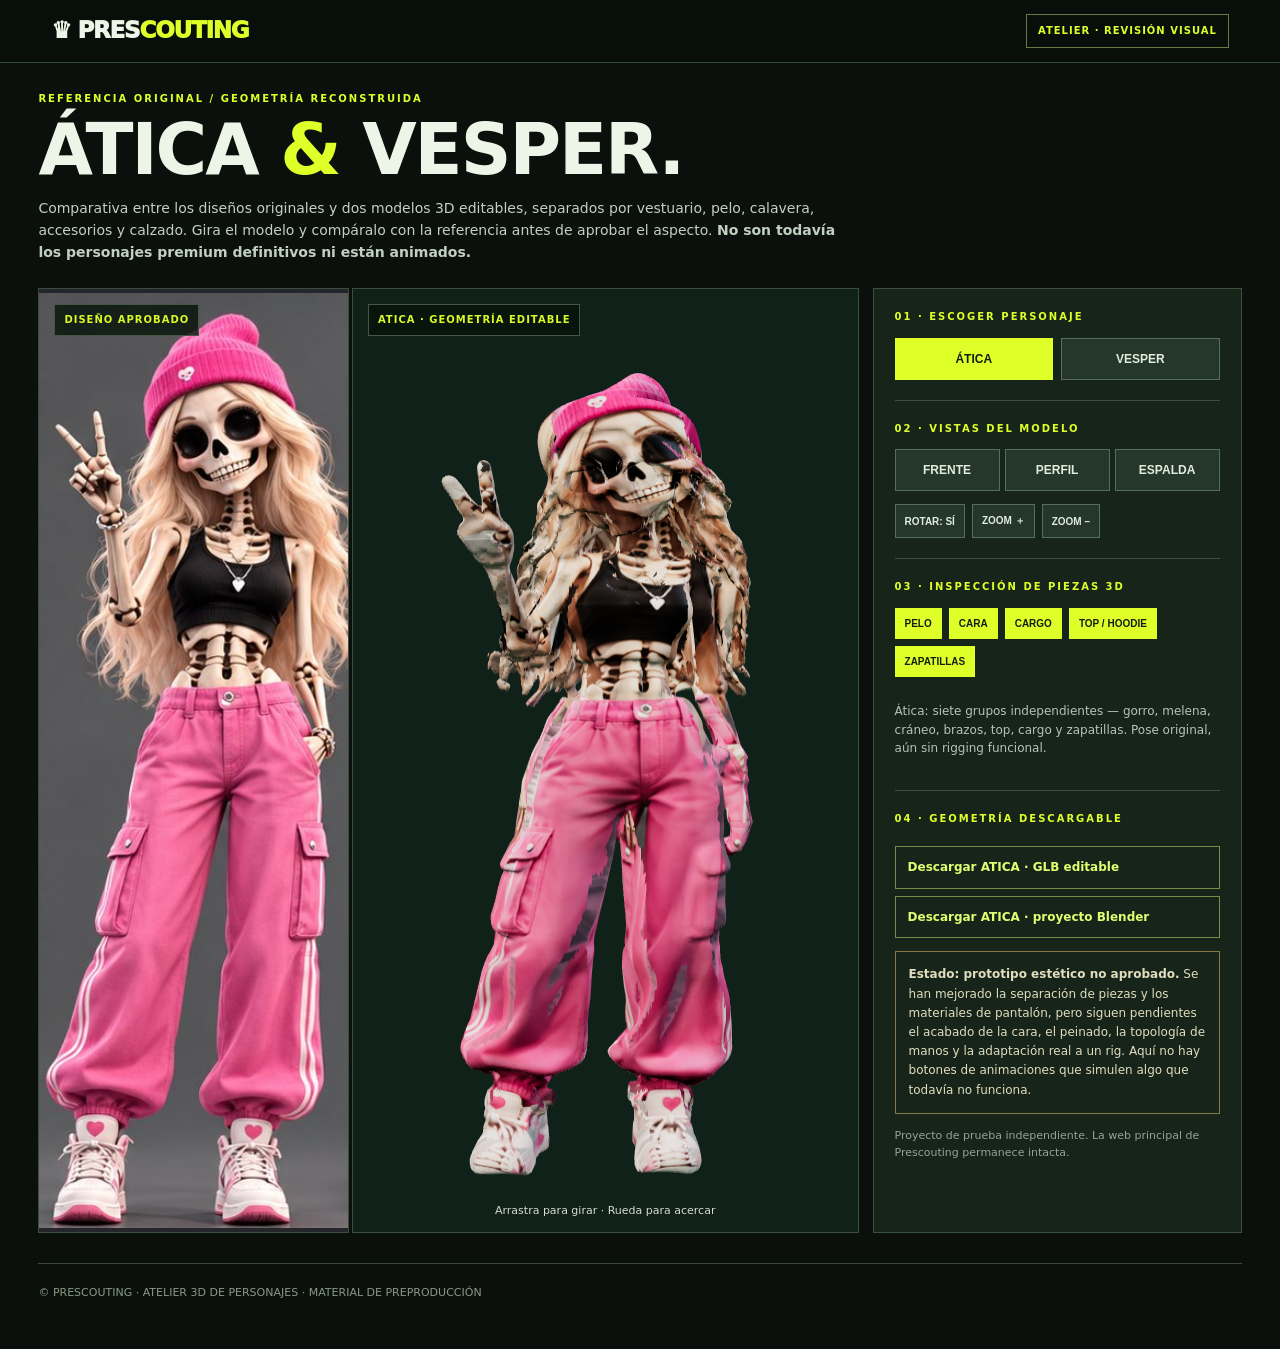
<file: style-rebuild/preview/index.html>
<!doctype html><html lang="es"><head><meta charset="utf-8"><meta name="viewport" content="width=device-width, initial-scale=1"/><title>Ática & Vesper · Prescouting Design Atelier</title><style>
*{box-sizing:border-box}body{margin:0;background:#0b100d;color:#edf5e8;font:14px/1.55 system-ui,-apple-system,sans-serif}header{background:#080e09;border-bottom:1px solid #314a36;padding:13px clamp(15px,4vw,58px);display:flex;align-items:center;justify-content:space-between;gap:15px}.brand{font-size:23px;font-weight:950;letter-spacing:-1.2px}.brand span,.lime{color:#dfff29}.tag{color:#dfff29;border:1px solid #647c43;padding:8px 11px;font-weight:800;letter-spacing:1px;font-size:10px;text-align:center}main{max-width:1440px;margin:auto;padding:28px clamp(12px,3vw,42px)}h1{font-size:clamp(38px,5.5vw,72px);letter-spacing:-2px;line-height:.97;margin:10px 0}p{color:#c2d0c2}.intro{max-width:810px}.split{display:grid;grid-template-columns:minmax(0,2fr) minmax(280px,.9fr);gap:14px;margin-top:25px}.vs{display:grid;grid-template-columns:minmax(170px,.38fr) minmax(0,.62fr);min-height:650px;gap:3px}.reference{position:relative;overflow:hidden;border:1px solid #3b4d3d;background:#1e2d25}.reference img{width:100%;height:100%;object-fit:contain;object-position:center;background:#25252c}.stage{position:relative;background:radial-gradient(ellipse at 50% 40%,#34493b,#10211a 54%,#0a1511);border:1px solid #3b4d3d;min-width:0}.stage canvas{display:block;width:100%;height:100%;touch-action:none}.corner{position:absolute;top:15px;left:15px;background:#07130acd;border:1px solid #435742;color:#d8f827;padding:7px 9px;font-size:10px;font-weight:850;letter-spacing:1px}.captionbar{position:absolute;bottom:12px;left:12px;right:12px;color:#d5decf;text-align:center;font-size:11px;pointer-events:none}.side{padding:20px 21px;border:1px solid #3a503e;background:#16241a;display:flex;flex-direction:column;gap:13px}.eyebrow{font-size:10px;font-weight:850;color:#dfff29;letter-spacing:2px}.buttons{display:grid;grid-template-columns:1fr 1fr;gap:8px}button{cursor:pointer;color:#e1ecdc;border:1px solid #557059;background:#24372a;font-size:12px;font-weight:850;padding:13px 9px}button.active,button:hover{background:#dfff29;color:#13200f;border-color:#dfff29}.angles{display:grid;grid-template-columns:repeat(3,1fr);gap:5px}.divider{border-top:1px solid #3a533e;margin:7px 0}.controls{display:flex;flex-wrap:wrap;gap:7px}.controls button{padding:9px;font-size:10px}.small{font-size:12px;color:#b3c6b4}.download a{display:block;padding:11px 12px;border:1px solid #748e45;color:#e2ff6f;text-decoration:none;font-size:12px;font-weight:800;margin-top:7px}.download a:hover{background:#29422d}.warning{border:1px solid #857a45;padding:13px;color:#e1ddbd;font-size:12px;line-height:1.6}.independent{font-size:11px;color:#90a691}footer{margin-top:30px;border-top:1px solid #3a483b;padding:20px 0;color:#879985;font-size:11px} @media(max-width:1150px){.split{grid-template-columns:1fr}.vs{height:690px}}@media(max-width:700px){.vs{grid-template-columns:35% 65%;height:520px;min-height:520px}.side{padding:15px}.corner{font-size:8px;top:8px;left:6px;padding:5px}header .tag{display:none}}@media(max-width:450px){.vs{grid-template-columns:33% 67%;height:475px;min-height:475px}.small{font-size:11px}.captionbar{font-size:10px}}
</style></head><body><header><div class="brand">♛ PRES<span>COUTING</span></div><div class="tag">ATELIER · REVISIÓN VISUAL</div></header><main><div class="intro"><div class="eyebrow">REFERENCIA ORIGINAL / GEOMETRÍA RECONSTRUIDA</div><h1>ÁTICA <span class="lime">&</span> VESPER.</h1><p>Comparativa entre los diseños originales y dos modelos 3D editables, separados por vestuario, pelo, calavera, accesorios y calzado. Gira el modelo y compáralo con la referencia antes de aprobar el aspecto. <strong>No son todavía los personajes premium definitivos ni están animados.</strong></p></div>
<div class="split"><div class="vs"><div class="reference"><span class="corner">DISEÑO APROBADO</span><img id="reference" src="./atica-reference.jpg" alt="Referencia original de Ática"/></div><div class="stage"><span class="corner" id="loading">ÁTICA · CARGANDO 3D</span><canvas id="c"></canvas><div class="captionbar">Arrastra para girar · Rueda para acercar</div></div></div>
<section class="side"><div class="eyebrow">01 · ESCOGER PERSONAJE</div><div class="buttons"><button id="choose-atica" class="active">ÁTICA</button><button id="choose-vesper">VESPER</button></div><div class="divider"></div><div class="eyebrow">02 · VISTAS DEL MODELO</div><div class="angles"><button id="front">FRENTE</button><button id="side">PERFIL</button><button id="back">ESPALDA</button></div><div class="controls"><button id="spin">ROTAR: SÍ</button><button id="zin">ZOOM ＋</button><button id="zout">ZOOM −</button></div><div class="divider"></div><div class="eyebrow">03 · INSPECCIÓN DE PIEZAS 3D</div><div class="controls" id="parts"><button data-part="HAIR">PELO</button><button data-part="FACE">CARA</button><button data-part="PANTS">CARGO</button><button data-part="UPPER">TOP / HOODIE</button><button data-part="SHOES">ZAPATILLAS</button></div><p class="small" id="details">Ática: siete grupos de geometría diferenciados y materiales textiles. Se ha conservado la pose de la referencia; necesita una pose neutra para rigging.</p><div class="divider"></div><div class="eyebrow">04 · GEOMETRÍA DESCARGABLE</div><div class="download"><a href="./atica.glb" id="dlglb">Descargar Ática · GLB editable</a><a href="#" id="dlblend">Descargar Ática · archivo Blender</a></div><div class="warning"><strong>Estado: prototipo estético no aprobado.</strong> Se han mejorado la separación de piezas y los materiales de pantalón, pero siguen pendientes el acabado de la cara, el peinado, la topología de manos y la adaptación real a un rig. Aquí no hay botones de animaciones que simulen algo que todavía no funciona.</div><div class="independent">Proyecto de prueba independiente. La web principal de Prescouting permanece intacta.</div></section></div>
<footer>© PRESCOUTING · ATELIER 3D DE PERSONAJES · MATERIAL DE PREPRODUCCIÓN</footer></main><script type="module" src="./viewer.js"></script></body></html>
</file>
<file: customizador/studio.css>
:root{--bg:#07120f;--panel:#101d1b;--line:#294139;--lime:#d5ff00;--txt:#f1f6ec;--muted:#9dafa5}*{box-sizing:border-box}body{margin:0;background:radial-gradient(circle at 45% -30%,#26352a,transparent 48%),var(--bg);color:var(--txt);font:13px Inter,Arial,sans-serif}button{font:inherit;cursor:pointer}header{min-height:78px;display:flex;align-items:center;justify-content:space-between;border-bottom:1px solid #32443d;padding:12px 3.1%;background:#08120fe8}.brand{display:flex;gap:13px;align-items:center}.brand strong{font:900 23px 'Barlow Condensed',sans-serif;letter-spacing:.7px}.brand small{display:block;color:var(--lime);font:700 10px Inter;letter-spacing:1.3px}.emblem{font-size:39px;color:var(--lime)}.status{color:#c8debb;font-size:10px;letter-spacing:1px;font-weight:800;border:1px solid #436330;padding:10px 15px}.status i,.stagebar i{display:inline-block;width:8px;height:8px;border-radius:50%;background:var(--lime);margin-right:8px;box-shadow:0 0 12px #d5ff00}main{max-width:1550px;margin:auto;padding:28px 3%}.intro{display:flex;justify-content:space-between;align-items:end;margin:0 0 22px}.eyebrow{color:var(--lime);font-size:11px;font-weight:800;letter-spacing:2px}h1{font:900 clamp(49px,6vw,88px)/.83 'Barlow Condensed',sans-serif;margin:14px 0 19px;letter-spacing:-1.8px}h1 em{font-style:normal;color:var(--lime)}.intro p{font-size:14px;color:#b9c7bf;max-width:520px;line-height:1.65}.counter{display:flex;align-items:end;gap:12px;opacity:.64}.counter span{font:900 76px 'Barlow Condensed'}.counter small{font-weight:800;letter-spacing:1px;padding-bottom:18px}.layout{display:grid;grid-template-columns:minmax(0,1.26fr) minmax(350px,.74fr);gap:18px;align-items:start}.stage{border:1px solid var(--line);background:#071111;position:sticky;top:8px;min-height:710px;overflow:hidden}.stagebar{display:flex;justify-content:space-between;padding:14px 17px;font-weight:800;font-size:10px;letter-spacing:1px;color:var(--lime);position:absolute;z-index:2;left:0;right:0}.stagebar>span:last-child{color:#abbaa9}canvas{display:block;width:100%;height:625px;touch-action:none}.characterStamp{position:absolute;bottom:105px;left:24px;pointer-events:none}.characterStamp span{display:block;font-size:10px;color:var(--lime);font-weight:800;letter-spacing:1px}.characterStamp strong{display:block;font:900 78px/.92 'Barlow Condensed';text-shadow:0 5px 18px #000}.characterStamp small{font-weight:800;color:var(--lime);font-size:11px;letter-spacing:1px}.stageHints{display:flex;align-items:center;justify-content:space-between;padding:10px 20px;font-size:10px;color:var(--muted);font-weight:700;letter-spacing:.5px;border-top:1px solid #26342c}.stageHints button{border:1px solid #334d43;color:var(--lime);background:#15241c;padding:7px 10px;font-size:10px}.actions{display:grid;grid-template-columns:repeat(5,1fr);gap:5px;padding:10px}.actions button{background:#1a2923;border:1px solid #3c5146;color:#e1e8e1;padding:14px 4px;font-weight:800;font-size:10px}.actions button:hover,.actions button.on{background:var(--lime);color:#09140e}.side{display:grid;gap:14px}.panel{border:1px solid var(--line);padding:21px;background:#14221cdd}.sectionhead{display:flex;gap:11px;align-items:center;color:#dfe7d9;font-weight:800;font-size:12px;letter-spacing:1px;margin-bottom:17px}.sectionhead b{font:800 24px 'Barlow Condensed';color:var(--lime)}.bases{display:grid;grid-template-columns:1fr 1fr;gap:9px}.bases button{border:1px solid #456052;padding:15px 6px;background:#192c24;color:white;display:grid;justify-items:center;gap:3px}.bases button>span{font-size:34px}.bases button strong{font:800 23px 'Barlow Condensed'}.bases button small{font-size:9px;font-weight:800;color:#adc1b6}.bases button.selected{border-color:var(--lime);background:#2e4230;box-shadow:inset 0 0 0 1px var(--lime)}.presets{display:grid;grid-template-columns:repeat(4,1fr);gap:7px}.presets button{border:1px solid #3b5247;background:#1a2b24;padding:9px 4px;color:#dfe9db;font:800 12px 'Barlow Condensed';letter-spacing:.4px}.presets button strong{display:block;color:var(--lime);font-size:17px;margin-bottom:2px}.presets button.selected{border-color:var(--lime);background:#354528}label{display:block;color:#b7c7b7;letter-spacing:1.1px;font-size:10px;font-weight:800;margin:21px 0 9px}.options,.swatches{display:flex;flex-wrap:wrap;gap:7px}.options button{border:1px solid #456053;padding:9px 12px;background:#1b3026;color:#e1eee6;font-weight:700;font-size:11px}.options button.selected{background:var(--lime);color:#07110e;border-color:var(--lime)}.swatches button{height:34px;width:34px;border-radius:50%;border:3px solid #213128;box-shadow:0 0 0 1px #506558}.swatches button.selected{outline:2px solid var(--lime);outline-offset:3px}.footer-panel{display:flex;flex-wrap:wrap;gap:9px}.footer-panel button{flex:1 0 45%;padding:13px 10px;font-weight:800;font-size:11px;background:var(--lime);border:1px solid var(--lime);color:#06100a}.footer-panel button#reset{background:transparent;color:#d7e7d7;border-color:#54715d}.footer-panel p{font-size:11px;line-height:1.6;color:#aabdb2}footer{padding:30px 0;display:flex;justify-content:space-between;color:#c6d5bc;font-size:10px;letter-spacing:1px;font-weight:800}footer strong{color:var(--lime)}@media(max-width:900px){.layout{grid-template-columns:1fr}.stage{position:relative;top:0;min-height:510px}canvas{height:515px}.characterStamp{bottom:100px}.counter{display:none}}@media(max-width:540px){header{padding:12px 16px}.brand strong{font-size:21px}.status{font-size:8px;padding:8px 9px}main{padding:22px 10px}h1{font-size:60px}.intro p{font-size:12px}.stage{min-height:460px}canvas{height:460px}.characterStamp{bottom:95px;left:12px}.characterStamp strong{font-size:56px}.actions{grid-template-columns:repeat(5,1fr);gap:2px;padding:5px}.actions button{font-size:8px;padding:11px 1px}.stageHints{font-size:8px;padding:9px}.panel{padding:17px}.presets{grid-template-columns:repeat(4,1fr)}footer{font-size:8px}}
</file>
